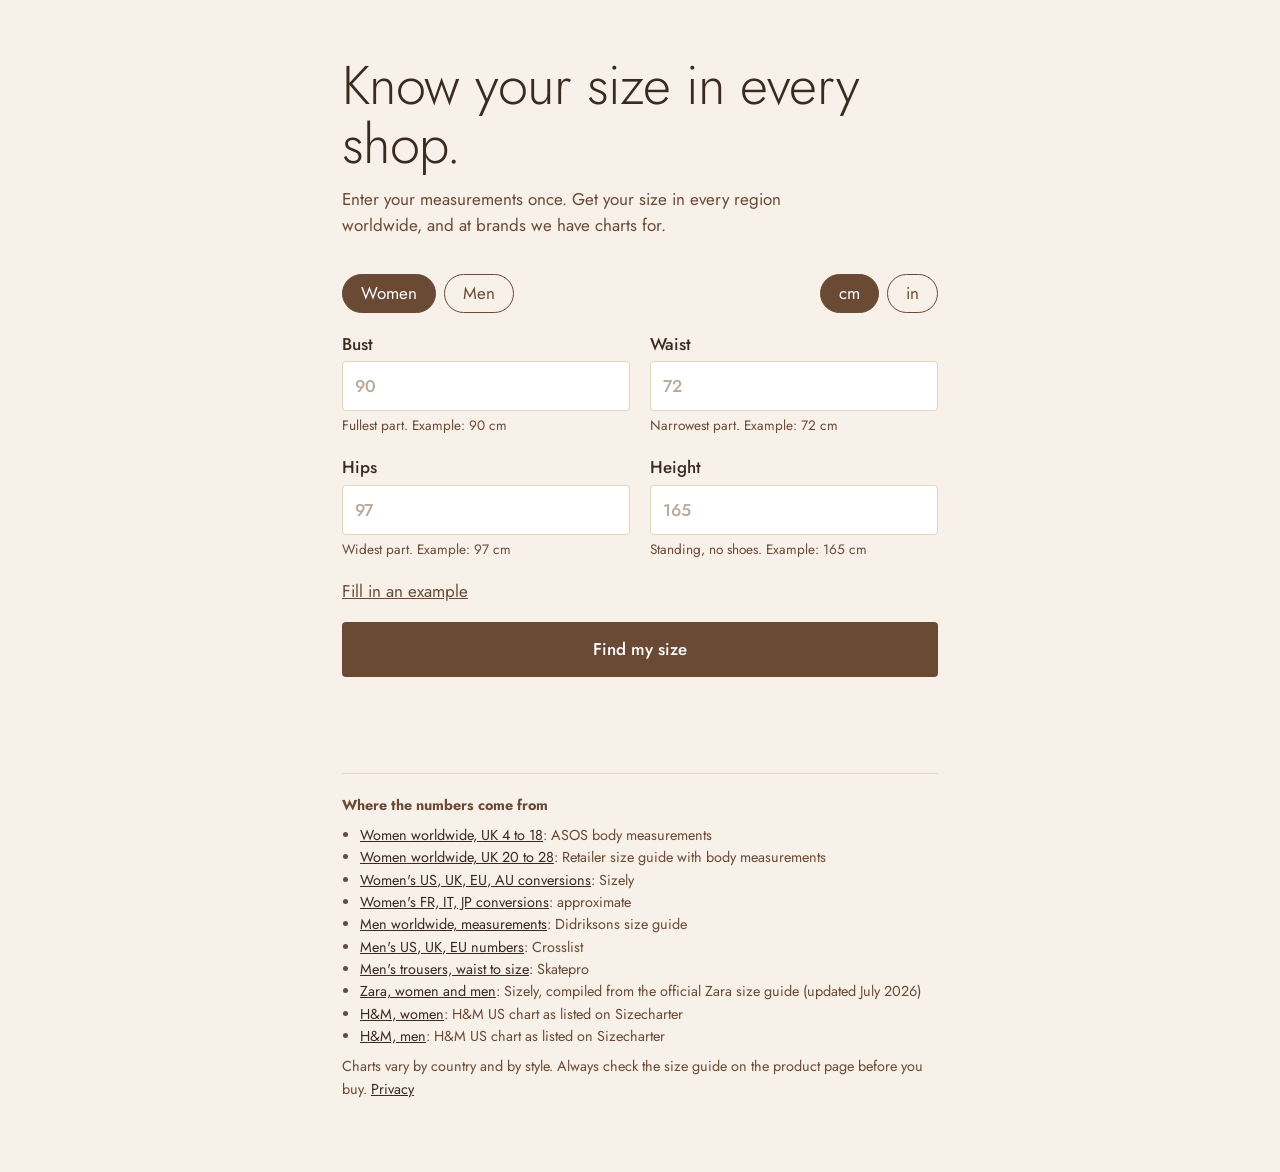
<file: public/index.html>
<!doctype html>
<html lang="en">
<head>
<meta charset="utf-8">
<meta name="viewport" content="width=device-width,initial-scale=1">
<title>FitForm: find your size in every shop</title>
<link href="https://fonts.googleapis.com/css2?family=Jost:wght@300;400;500&display=swap" rel="stylesheet">
<style>
:root{--white:#fff;--nude:#f7f1ea;--sand:#e4d3c1;--brown:#6b4a35;--ink:#3b2a20}
*{box-sizing:border-box}
body{margin:0;background:var(--nude);color:var(--ink);font:17px/1.55 Jost,system-ui,sans-serif}
main{max-width:640px;margin:0 auto;padding:56px 22px 72px}
h1{font-size:clamp(2.2rem,7vw,3.4rem);line-height:1.08;font-weight:300;margin:0 0 12px;letter-spacing:-.01em}
.sub{margin:0 0 36px;color:var(--brown);max-width:44ch}
form{display:grid;grid-template-columns:1fr 1fr;gap:18px 20px}
.row{grid-column:1/-1;display:flex;gap:8px;flex-wrap:wrap;align-items:center}
.sp{flex:1}
.pill{border:1px solid var(--brown);border-radius:99px;padding:5px 18px;cursor:pointer;position:relative;color:var(--brown)}
.pill input{position:absolute;opacity:0}
.pill:has(input:checked){background:var(--brown);color:var(--white)}
.pill:has(input:focus-visible){outline:2px solid var(--ink);outline-offset:2px}
.f{display:grid;gap:4px;font-weight:500}
.f small{font-weight:400;color:var(--brown)}
input[type=number]{font:inherit;padding:11px 12px;border:1px solid var(--sand);border-radius:4px;background:var(--white);color:var(--ink)}
input[type=number]:focus{outline:2px solid var(--brown);border-color:var(--brown)}
input::placeholder{color:#b9a898}
.go{grid-column:1/-1;font:inherit;font-weight:500;padding:14px;border:0;border-radius:4px;background:var(--brown);color:var(--white);cursor:pointer}
.ghost{background:none;border:0;font:inherit;color:var(--brown);text-decoration:underline;cursor:pointer;padding:0}
button:focus-visible{outline:2px solid var(--ink);outline-offset:2px}
#out{margin-top:40px;overflow-x:auto}
h2{font-size:1.1rem;font-weight:500;margin:0 0 10px;color:var(--brown)}
table{width:100%;border-collapse:collapse;background:var(--white);margin-bottom:20px}
th,td{text-align:left;padding:12px 14px;border-bottom:1px solid var(--sand);vertical-align:top}
th{font-weight:500;color:var(--brown)}
td b{font-size:1.3rem;font-weight:500}
small{display:block;color:var(--brown);font-size:.85rem}
.err{color:#8a3b2b;font-weight:500}
footer{margin-top:56px;padding-top:20px;border-top:1px solid var(--sand);font-size:.9rem;color:var(--brown)}
footer ul{padding-left:18px;margin:8px 0}
footer a{color:var(--ink)}
@media(max-width:480px){form{grid-template-columns:1fr}}
</style>
</head>
<body>
<main>
<h1>Know your size in every shop.</h1>
<p class="sub">Enter your measurements once. Get your size in every region worldwide, and at brands we have charts for.</p>
<form id="f">
  <div class="row" role="radiogroup" aria-label="Sizing">
    <label class="pill"><input type="radio" name="gender" value="women" checked>Women</label>
    <label class="pill"><input type="radio" name="gender" value="men">Men</label>
    <span class="sp"></span>
    <label class="pill"><input type="radio" name="unit" value="cm" checked>cm</label>
    <label class="pill"><input type="radio" name="unit" value="in">in</label>
  </div>
  <label class="f"><span id="chestL">Bust</span><input type="number" name="chest" step="0.1" min="0" required><small id="h-chest"></small></label>
  <label class="f">Waist<input type="number" name="waist" step="0.1" min="0" required><small id="h-waist"></small></label>
  <label class="f">Hips<input type="number" name="hip" step="0.1" min="0" required><small id="h-hip"></small></label>
  <label class="f">Height<input type="number" name="height" step="0.1" min="0" required><small id="h-height"></small></label>
  <div class="row"><button type="button" class="ghost" id="ex">Fill in an example</button></div>
  <button class="go">Find my size</button>
</form>
<div id="out" aria-live="polite"></div>
<footer>
  <b>Where the numbers come from</b>
  <ul id="src"></ul>
  Charts vary by country and by style. Always check the size guide on the product page before you buy. <a href="privacy.html">Privacy</a>
</footer>
</main>
<script src="sizing.js"></script>
<script>
const $ = s => document.querySelector(s), f = $('#f'), IN = 2.54;
const EX = { women: { chest: 90, waist: 72, hip: 97, height: 165 }, men: { chest: 100, waist: 85, hip: 100, height: 178 } };
const HINT = { chest: 'Fullest part.', waist: 'Narrowest part.', hip: 'Widest part.', height: 'Standing, no shoes.' };
const show = cm => f.unit.value === 'in' ? Math.round(cm / IN * 2) / 2 : cm;

function refresh() {
  $('#chestL').textContent = f.gender.value === 'women' ? 'Bust' : 'Chest';
  const e = EX[f.gender.value];
  for (const k in e) { f[k].placeholder = show(e[k]); $('#h-' + k).textContent = `${HINT[k]} Example: ${show(e[k])} ${f.unit.value}`; }
}
f.addEventListener('change', refresh);
$('#ex').onclick = () => { const e = EX[f.gender.value]; for (const k in e) f[k].value = show(e[k]); };
refresh();

$('#src').innerHTML = SOURCES.map(s => `<li><a href="${s.url}" target="_blank" rel="noopener">${s.label}</a>: ${s.note}</li>`).join('');

const cell = x => `<td><b>${x.size || 'None'}</b>${x.label ? `<small>${x.label}</small>` : ''}${x.note ? `<small>${x.note}</small>` : ''}</td>`;
f.addEventListener('submit', e => {
  e.preventDefault();
  const d = Object.fromEntries(new FormData(f)), k = d.unit === 'in' ? IN : 1, m = {};
  for (const n of ['chest', 'waist', 'hip', 'height']) m[n] = (d[n] * k).toFixed(1);
  const r = findSizes(d.gender, m), out = $('#out');
  if (r.error) { out.innerHTML = '<p class="err"></p>'; out.firstChild.textContent = r.error; return; }
  const rg = r.world.regions, row = (n, w) => `<tr><td>${n}</td><td><b>${w.letter || 'None'}</b>${w.note ? `<small>${w.note}</small>` : ''}</td>${rg.map(x => `<td>${w.values[x] ?? ''}</td>`).join('')}</tr>`;
  out.innerHTML = `<h2>Your size worldwide</h2>
    <table><tr><th></th><th>Size</th>${rg.map(x => `<th>${x}</th>`).join('')}</tr>${row('Top', r.world.top)}${row('Bottom', r.world.bottom)}</table>
    <h2>At brands we have charts for</h2>
    <table><tr><th>Brand</th><th>Top</th><th>Bottom</th></tr>
    ${r.brands.map(b => `<tr><td>${b.brand}</td>${cell(b.top)}${cell(b.bottom)}</tr>`).join('')}</table>
    ${r.length ? `<p><b>${r.length}</b></p>` : ''}
    <small>Brand not listed? Use your worldwide size, then check that brand's own size guide. Estimates only. Fit varies by style.</small>`;
});
</script>
</body>
</html>
</file>
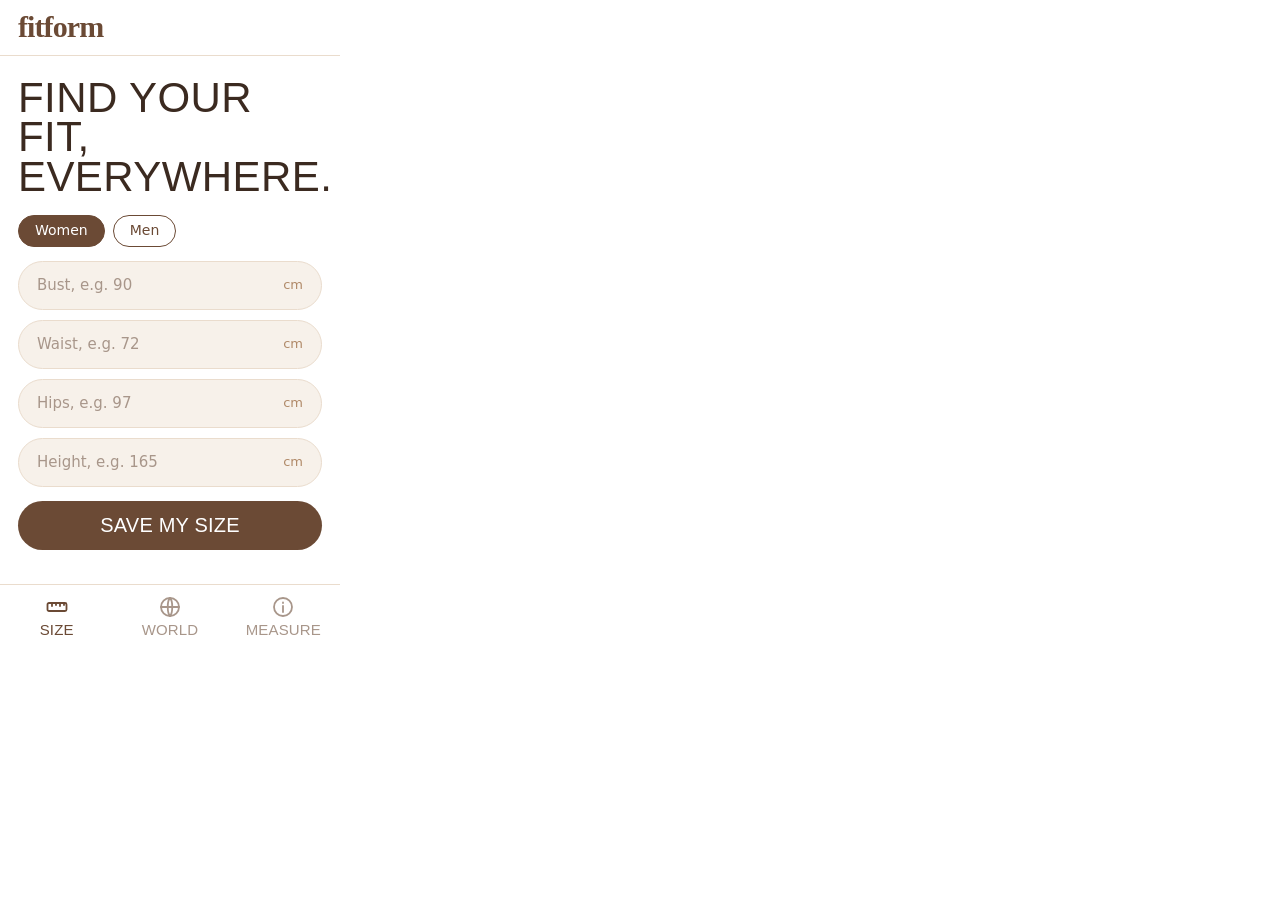
<file: extension/popup.html>
<!doctype html>
<html lang="en">
<head>
<meta charset="utf-8">
<meta name="viewport" content="width=device-width,initial-scale=1">
<title>FitForm</title>
<link rel="stylesheet" href="popup.css">
</head>
<body>
<header><span class="logo">fitform</span></header>
<main>
  <section id="tab-size">
    <h1 class="cond">Find your fit, everywhere.</h1>
    <form id="f" autocomplete="off">
      <div class="chips" role="radiogroup" aria-label="Sizing">
        <label class="chip"><input type="radio" name="gender" value="women" checked>Women</label>
        <label class="chip"><input type="radio" name="gender" value="men">Men</label>
      </div>
      <label class="pill"><input name="chest" type="number" step="0.1" min="0" required aria-label="Bust or chest in cm"><span>cm</span></label>
      <label class="pill"><input name="waist" type="number" step="0.1" min="0" required aria-label="Waist in cm"><span>cm</span></label>
      <label class="pill"><input name="hip" type="number" step="0.1" min="0" required aria-label="Hips in cm"><span>cm</span></label>
      <label class="pill"><input name="height" type="number" step="0.1" min="0" required aria-label="Height in cm"><span>cm</span></label>
      <button class="go cond">Save my size</button>
    </form>
    <div id="result" aria-live="polite"></div>
  </section>
  <section id="tab-world" hidden>
    <h1 class="cond">Your size worldwide.</h1>
    <div id="world"><p class="muted">Save your measurements first.</p></div>
  </section>
  <section id="tab-measure" hidden>
    <h1 class="cond">How to measure.</h1>
    <ul class="how">
      <li><b>Bust or chest.</b> Around the fullest part, tape level. Example: 90.</li>
      <li><b>Waist.</b> Around the narrowest part. Example: 72.</li>
      <li><b>Hips.</b> Around the widest part. Example: 97.</li>
      <li><b>Height.</b> Standing, no shoes. Example: 165.</li>
    </ul>
    <p class="muted">Use a soft tape, snug but not tight. Between sizes? Size up for a looser fit. Everything stays in this browser.</p>
  </section>
</main>
<nav>
  <button data-tab="size" class="on"><svg viewBox="0 0 24 24" aria-hidden="true"><rect x="2.5" y="8" width="19" height="8" rx="1.5"/><path d="M7 8v3M11 8v2M15 8v3M19 8v2"/></svg><span class="cond">Size</span></button>
  <button data-tab="world"><svg viewBox="0 0 24 24" aria-hidden="true"><circle cx="12" cy="12" r="9"/><path d="M3 12h18M12 3c3 3 3 15 0 18M12 3c-3 3-3 15 0 18"/></svg><span class="cond">World</span></button>
  <button data-tab="measure"><svg viewBox="0 0 24 24" aria-hidden="true"><circle cx="12" cy="12" r="9"/><path d="M12 11v6M12 7.5v.5"/></svg><span class="cond">Measure</span></button>
</nav>
<script src="sizing.js"></script>
<script src="badge.js"></script>
<script src="popup.js"></script>
</body>
</html>
</file>
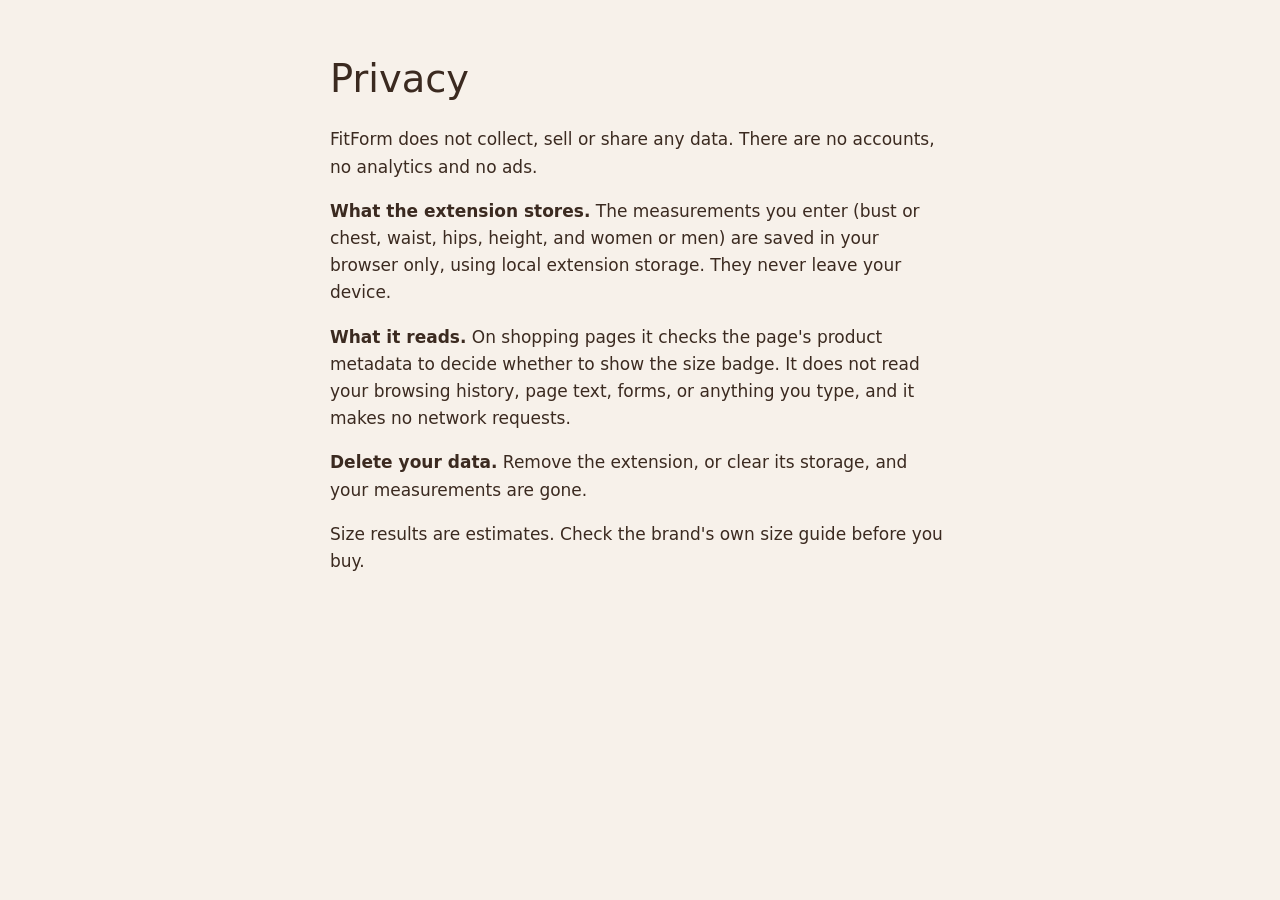
<file: public/privacy.html>
<!doctype html>
<html lang="en"><head><meta charset="utf-8"><meta name="viewport" content="width=device-width,initial-scale=1">
<title>FitForm privacy</title>
<style>body{margin:0;background:#f7f1ea;color:#3b2a20;font:17px/1.6 system-ui,sans-serif}main{max-width:620px;margin:0 auto;padding:48px 22px}h1{font-weight:300;font-size:2.4rem;margin:0 0 16px}a{color:#6b4a35}</style></head>
<body><main>
<h1>Privacy</h1>
<p>FitForm does not collect, sell or share any data. There are no accounts, no analytics and no ads.</p>
<p><b>What the extension stores.</b> The measurements you enter (bust or chest, waist, hips, height, and women or men) are saved in your browser only, using local extension storage. They never leave your device.</p>
<p><b>What it reads.</b> On shopping pages it checks the page's product metadata to decide whether to show the size badge. It does not read your browsing history, page text, forms, or anything you type, and it makes no network requests.</p>
<p><b>Delete your data.</b> Remove the extension, or clear its storage, and your measurements are gone.</p>
<p>Size results are estimates. Check the brand's own size guide before you buy.</p>
</main></body></html>
</file>
<file: extension/popup.css>
:root{--white:#fff;--nude:#f7f1ea;--sand:#eadccd;--caramel:#b08968;--brown:#6b4a35;--ink:#3b2a20}
*{box-sizing:border-box}
[hidden]{display:none!important}
body{margin:0;width:340px;min-height:560px;display:flex;flex-direction:column;background:var(--white);color:var(--ink);font:14px/1.4 system-ui,-apple-system,"Segoe UI",sans-serif}
.cond{font-family:Impact,Haettenschweiler,"Arial Narrow Bold","Roboto Condensed",sans-serif;font-weight:400;text-transform:uppercase;letter-spacing:.01em}
header{padding:12px 18px;border-bottom:1px solid var(--sand)}
.logo{font:800 30px/1 "Cooper Black","Rockwell Extra Bold",Georgia,serif;color:var(--brown);letter-spacing:-.03em}
main{flex:1;padding:22px 18px 12px}
h1{font-size:42px;line-height:.95;margin:0 0 18px;color:var(--ink)}
form{display:grid;gap:10px}
.chips{display:flex;gap:8px;margin-bottom:4px}
.chip{border:1.5px solid var(--brown);border-radius:99px;padding:5px 16px;color:var(--brown);cursor:pointer;position:relative}
.chip input{position:absolute;opacity:0}
.chip:has(input:checked){background:var(--brown);color:var(--white)}
.chip:has(input:focus-visible){outline:2px solid var(--ink);outline-offset:2px}
.pill{display:flex;align-items:center;gap:8px;background:var(--nude);border:1.5px solid var(--sand);border-radius:99px;padding:0 18px}
.pill:focus-within{border-color:var(--brown)}
.pill input{flex:1;min-width:0;border:0;background:none;font:inherit;font-size:15px;padding:13px 0;color:var(--ink);outline:none}
.pill input::placeholder{color:#a8968a}
.pill span{color:var(--caramel);font-size:13px}
.go{border:0;border-radius:99px;background:var(--brown);color:var(--white);font-size:20px;padding:13px;cursor:pointer;margin-top:4px}
.go:focus-visible,nav button:focus-visible{outline:2px solid var(--ink);outline-offset:2px}
#result{margin-top:22px}
#result h2{font-size:26px;margin:0 0 10px}
.tags{display:flex;gap:8px;flex-wrap:wrap}
.tag{background:var(--brown);color:var(--white);border-radius:99px;padding:6px 18px;font-size:24px}
.stickers{display:flex;gap:6px;margin:12px 0 4px}
.stickers svg:nth-child(odd){transform:rotate(-7deg)}
.stickers svg:nth-child(even){transform:rotate(6deg)}
.muted,.note{color:var(--caramel);font-size:13px}
.err{color:#8a3b2b;font-weight:600}
.how{padding-left:18px;margin:0 0 14px}
.how li{margin-bottom:8px}
.row{display:grid;grid-template-columns:1fr 1fr 1fr;align-items:center;padding:9px 0;border-bottom:1px solid var(--sand);font-size:20px}
.row.head{font-size:13px;color:var(--caramel);font-family:system-ui,sans-serif;text-transform:none}
nav{display:grid;grid-template-columns:repeat(3,1fr);border-top:1px solid var(--sand);background:var(--white)}
nav button{background:none;border:0;padding:10px 0 8px;color:#a8968a;cursor:pointer;display:grid;justify-items:center;gap:2px}
nav button.on{color:var(--brown)}
nav svg{width:24px;height:24px;fill:none;stroke:currentColor;stroke-width:1.8;stroke-linecap:round;stroke-linejoin:round}
nav span{font-size:15px}
</file>
